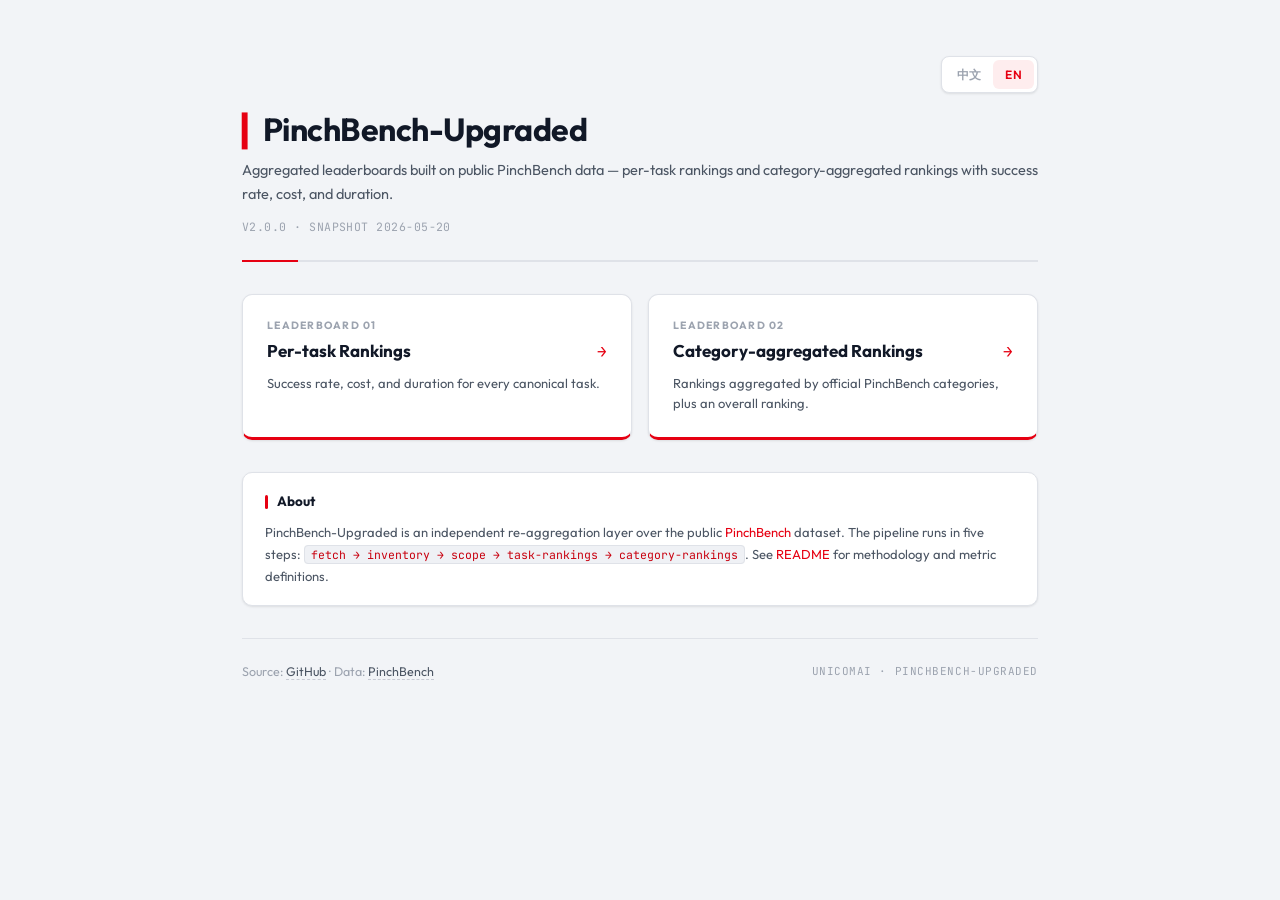
<file: index.html>
<!DOCTYPE html>
<html lang="en">
<head>
  <meta charset="UTF-8">
  <meta name="viewport" content="width=device-width, initial-scale=1">
  <title>PinchBench-Upgraded · Leaderboards</title>
  <link rel="preconnect" href="https://fonts.googleapis.com">
  <link rel="preconnect" href="https://fonts.gstatic.com" crossorigin>
  <link href="https://fonts.googleapis.com/css2?family=Outfit:wght@400;500;600;700&family=JetBrains+Mono:wght@400;500&display=swap" rel="stylesheet">
  <style>
    :root {
      --red:        #E60012;
      --red-hover:  #C8000F;
      --red-light:  rgba(230,0,18,.07);
      --red-border: rgba(230,0,18,.18);

      --bg:         #F2F4F7;
      --surface:    #FFFFFF;
      --surface-2:  #F8F9FB;
      --surface-3:  #EFF1F5;

      --border:     #DFE2E8;
      --border-hi:  #C8CBD4;

      --text-1:     #111827;
      --text-2:     #4B5563;
      --text-3:     #9CA3AF;

      --shadow-sm:  0 1px 3px rgba(0,0,0,.06), 0 1px 2px rgba(0,0,0,.04);
      --shadow-md:  0 4px 12px rgba(0,0,0,.07), 0 2px 4px rgba(0,0,0,.04);

      --font-ui:    'Outfit', "PingFang SC", "Microsoft YaHei", "Noto Sans SC", sans-serif;
      --font-data:  'JetBrains Mono', "Courier New", monospace;

      --r:          10px;
    }

    *, *::before, *::after { box-sizing: border-box; margin: 0; padding: 0; }
    html { scroll-behavior: smooth; }
    body {
      font-family: var(--font-ui);
      background: var(--bg);
      color: var(--text-1);
      line-height: 1.6;
      min-height: 100vh;
      animation: pg-in .4s ease both;
    }
    @keyframes pg-in {
      from { opacity: 0; transform: translateY(12px); }
      to   { opacity: 1; transform: translateY(0); }
    }
    a { color: var(--red); text-decoration: none; }
    a:hover { text-decoration: underline; }

    /* ── Page Shell ─────────────────────────────────────── */
    .page {
      max-width: 860px;
      margin: 0 auto;
      padding: 56px 32px 64px;
    }

    /* ── Top Bar (lang toggle) ──────────────────────────── */
    .topbar {
      display: flex;
      justify-content: flex-end;
      margin-bottom: 18px;
    }
    .lang-toggle {
      display: inline-flex;
      border: 1px solid var(--border);
      border-radius: 8px;
      background: var(--surface);
      padding: 3px;
      box-shadow: var(--shadow-sm);
    }
    .lang-toggle input { display: none; }
    .lang-toggle label {
      padding: 5px 12px;
      font-size: 12px;
      font-weight: 600;
      color: var(--text-3);
      cursor: pointer;
      border-radius: 6px;
      letter-spacing: .03em;
      transition: background .15s, color .15s;
    }
    .lang-toggle label:hover { color: var(--text-1); }
    .lang-toggle input:checked + label {
      background: var(--red-light);
      color: var(--red);
    }

    /* ── Page Header ────────────────────────────────────── */
    .page-header {
      margin-bottom: 32px;
      padding-bottom: 24px;
      border-bottom: 2px solid var(--border);
      position: relative;
    }
    .page-header::after {
      content: '';
      position: absolute;
      bottom: -2px; left: 0;
      width: 56px; height: 2px;
      background: var(--red);
    }
    .page-title {
      font-size: 32px;
      font-weight: 700;
      color: var(--text-1);
      letter-spacing: -.015em;
      line-height: 1.15;
    }
    .page-title .brand-mark {
      font-family: var(--font-data);
      font-size: 28px;
      color: var(--red);
      margin-right: 4px;
    }
    .page-subtitle {
      margin-top: 10px;
      font-size: 14.5px;
      color: var(--text-2);
      line-height: 1.65;
    }
    .page-meta {
      margin-top: 12px;
      font-size: 11.5px;
      color: var(--text-3);
      font-family: var(--font-data);
      letter-spacing: .04em;
      text-transform: uppercase;
    }

    /* ── Cards Grid ─────────────────────────────────────── */
    .grid {
      display: grid;
      grid-template-columns: 1fr 1fr;
      gap: 16px;
      margin-bottom: 32px;
    }
    @media (max-width: 640px) {
      .grid { grid-template-columns: 1fr; }
      .page { padding: 36px 20px 48px; }
      .page-title { font-size: 26px; }
    }
    .card {
      display: block;
      background: var(--surface);
      border: 1px solid var(--border);
      border-radius: var(--r);
      border-bottom: 3px solid var(--red);
      padding: 22px 24px 24px;
      box-shadow: var(--shadow-sm);
      transition: box-shadow .18s, transform .18s, border-color .18s;
      color: inherit;
    }
    .card:hover {
      box-shadow: var(--shadow-md);
      transform: translateY(-2px);
      text-decoration: none;
      border-color: var(--border-hi);
      border-bottom-color: var(--red);
    }
    .card-label {
      font-size: 10.5px;
      font-weight: 700;
      color: var(--text-3);
      text-transform: uppercase;
      letter-spacing: .12em;
    }
    .card-title {
      display: flex;
      align-items: baseline;
      justify-content: space-between;
      gap: 8px;
      margin-top: 6px;
      font-size: 17px;
      font-weight: 700;
      color: var(--text-1);
      line-height: 1.3;
    }
    .card-arrow {
      color: var(--red);
      font-family: var(--font-data);
      font-weight: 500;
      font-size: 16px;
      transition: transform .18s;
    }
    .card:hover .card-arrow { transform: translateX(3px); }
    .card-desc {
      margin-top: 10px;
      font-size: 13px;
      color: var(--text-2);
      line-height: 1.55;
    }

    /* ── Info Panel ─────────────────────────────────────── */
    .panel {
      background: var(--surface);
      border: 1px solid var(--border);
      border-radius: var(--r);
      padding: 18px 22px;
      margin-bottom: 32px;
      box-shadow: var(--shadow-sm);
    }
    .panel-title {
      font-size: 13.5px;
      font-weight: 700;
      color: var(--text-1);
      margin-bottom: 8px;
      display: flex;
      align-items: center;
      gap: 9px;
    }
    .panel-title::before {
      content: '';
      width: 3px; height: 14px;
      background: var(--red);
      border-radius: 2px;
    }
    .panel-body {
      font-size: 13px;
      color: var(--text-2);
      line-height: 1.7;
    }
    .panel-body code {
      font-family: var(--font-data);
      font-size: 11.5px;
      background: var(--surface-3);
      color: var(--red-hover);
      padding: 1px 6px;
      border-radius: 4px;
      border: 1px solid var(--border);
    }

    /* ── Footer ─────────────────────────────────────────── */
    footer {
      padding-top: 22px;
      border-top: 1px solid var(--border);
      font-size: 12.5px;
      color: var(--text-3);
      line-height: 1.7;
      display: flex;
      justify-content: space-between;
      align-items: center;
      flex-wrap: wrap;
      gap: 8px;
    }
    footer a {
      color: var(--text-2);
      border-bottom: 1px dashed var(--border-hi);
      transition: color .15s, border-color .15s;
    }
    footer a:hover {
      color: var(--red);
      border-bottom-color: var(--red);
      text-decoration: none;
    }
    .footer-tag {
      font-family: var(--font-data);
      font-size: 11px;
      letter-spacing: .05em;
      text-transform: uppercase;
      color: var(--text-3);
    }

    /* ── Bilingual content ──────────────────────────────── */
    [data-lang="en"] { display: none; }
    body.lang-en [data-lang="zh"] { display: none; }
    body.lang-en [data-lang="en"] { display: revert; }
  </style>
</head>
<body class="lang-en">
  <div class="page">

    <div class="topbar">
      <div class="lang-toggle" role="radiogroup" aria-label="Language">
        <input type="radio" name="lang" id="lang-zh" value="zh">
        <label for="lang-zh">中文</label>
        <input type="radio" name="lang" id="lang-en" value="en" checked>
        <label for="lang-en">EN</label>
      </div>
    </div>

    <header class="page-header">
      <h1 class="page-title">
        <span class="brand-mark">▍</span>PinchBench-Upgraded
      </h1>
      <p class="page-subtitle">
        <span data-lang="en">Aggregated leaderboards built on public PinchBench data — per-task rankings and category-aggregated rankings with success rate, cost, and duration.</span>
        <span data-lang="zh">基于 PinchBench 公开数据的二次聚合排行榜——逐任务排行 + 大类聚合排行，覆盖成功率、成本与耗时。</span>
      </p>
      <div class="page-meta">v2.0.0 · Snapshot 2026-05-20</div>
    </header>

    <div class="grid">
      <a class="card" href="./pinchbench_data/current-newest2.0.0-20260520/analysis/current_task_rankings/current_selected_task_rankings.html">
        <div class="card-label">
          <span data-lang="en">Leaderboard 01</span>
          <span data-lang="zh">榜单 01</span>
        </div>
        <div class="card-title">
          <span>
            <span data-lang="en">Per-task Rankings</span>
            <span data-lang="zh">逐任务排行榜</span>
          </span>
          <span class="card-arrow">→</span>
        </div>
        <div class="card-desc">
          <span data-lang="en">Success rate, cost, and duration for every canonical task.</span>
          <span data-lang="zh">每个 canonical 任务的成功率、成本与耗时。</span>
        </div>
      </a>

      <a class="card" href="./pinchbench_data/current-newest2.0.0-20260520/analysis/current_category_rankings/current_selected_category_rankings.html">
        <div class="card-label">
          <span data-lang="en">Leaderboard 02</span>
          <span data-lang="zh">榜单 02</span>
        </div>
        <div class="card-title">
          <span>
            <span data-lang="en">Category-aggregated Rankings</span>
            <span data-lang="zh">大类聚合排行榜</span>
          </span>
          <span class="card-arrow">→</span>
        </div>
        <div class="card-desc">
          <span data-lang="en">Rankings aggregated by official PinchBench categories, plus an overall ranking.</span>
          <span data-lang="zh">按 PinchBench 官方大类聚合 + 总排行榜。</span>
        </div>
      </a>
    </div>

    <div class="panel">
      <div class="panel-title">
        <span data-lang="en">About</span>
        <span data-lang="zh">项目说明</span>
      </div>
      <div class="panel-body">
        <span data-lang="en">PinchBench-Upgraded is an independent re-aggregation layer over the public <a href="https://pinchbench.com/" target="_blank" rel="noopener">PinchBench</a> dataset. The pipeline runs in five steps: <code>fetch → inventory → scope → task-rankings → category-rankings</code>. See <a href="https://github.com/UnicomAI/pinchbench-upgraded" target="_blank" rel="noopener">README</a> for methodology and metric definitions.</span>
        <span data-lang="zh">PinchBench-Upgraded 在 <a href="https://pinchbench.com/" target="_blank" rel="noopener">PinchBench</a> 公开数据之上做二次聚合，流水线分五步：<code>fetch → inventory → scope → task-rankings → category-rankings</code>。指标口径与方法论详见 <a href="https://github.com/UnicomAI/pinchbench-upgraded" target="_blank" rel="noopener">README</a>。</span>
      </div>
    </div>

    <footer>
      <div>
        <span data-lang="en">Source: <a href="https://github.com/UnicomAI/pinchbench-upgraded" target="_blank" rel="noopener">GitHub</a> · Data: <a href="https://pinchbench.com/" target="_blank" rel="noopener">PinchBench</a></span>
        <span data-lang="zh">项目源码：<a href="https://github.com/UnicomAI/pinchbench-upgraded" target="_blank" rel="noopener">GitHub</a> · 数据来源：<a href="https://pinchbench.com/" target="_blank" rel="noopener">PinchBench</a></span>
      </div>
      <div class="footer-tag">UnicomAI · PinchBench-Upgraded</div>
    </footer>

  </div>

  <script>
    (() => {
      const apply = () => {
        const v = document.querySelector('input[name=lang]:checked')?.value || 'en';
        document.body.classList.toggle('lang-en', v === 'en');
        document.documentElement.lang = v === 'en' ? 'en' : 'zh-CN';
      };
      document.querySelectorAll('input[name=lang]').forEach(r => r.addEventListener('change', apply));
      apply();
    })();
  </script>
</body>
</html>
</file>
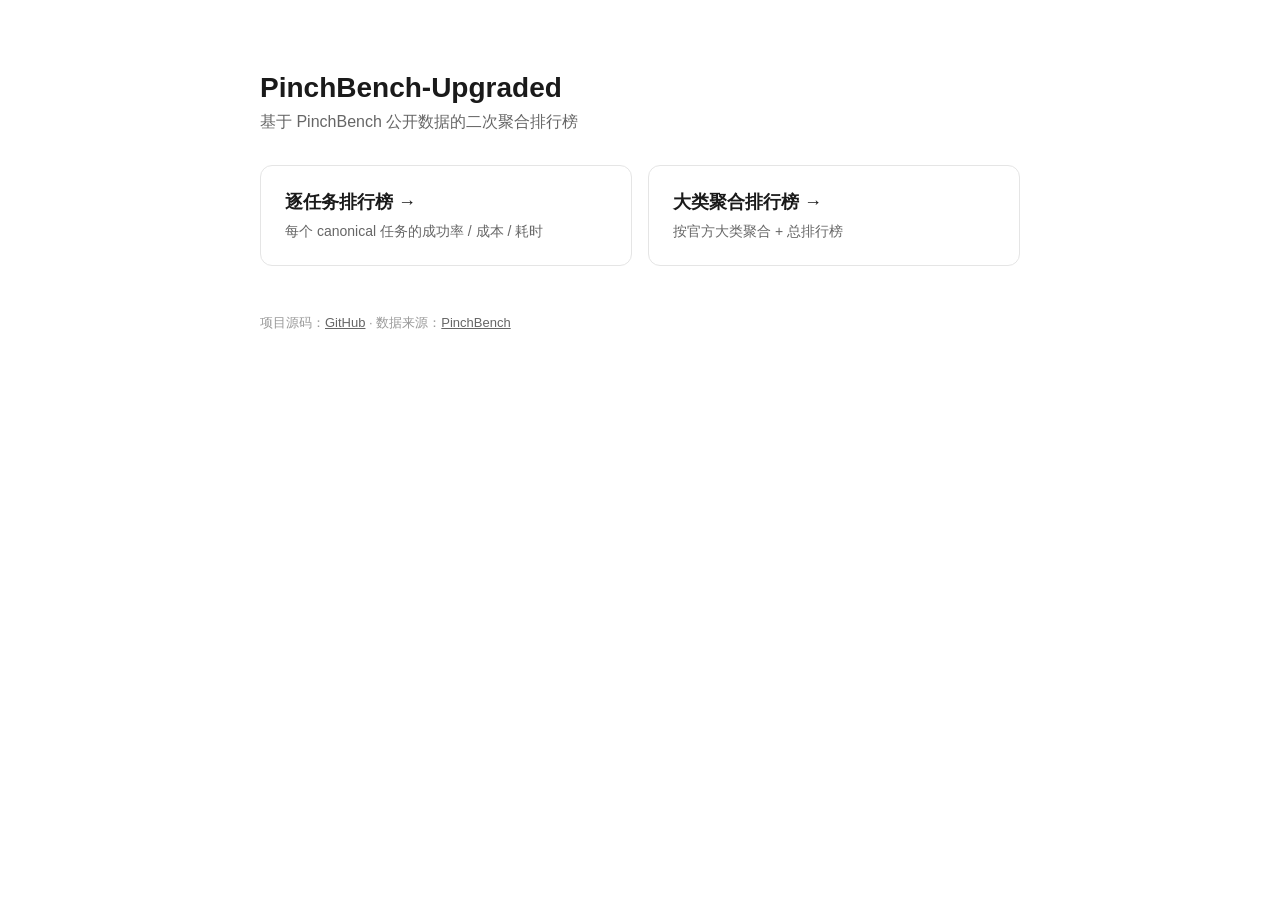
<file: ranking.html>
<!DOCTYPE html>
<html lang="zh-CN">
<head>
  <meta charset="UTF-8">
  <title>PinchBench-Upgraded · 排行榜</title>
  <style>
    body { font-family: -apple-system, "PingFang SC", "Microsoft YaHei", sans-serif;
           max-width: 760px; margin: 8vh auto; padding: 0 24px; color: #1a1a1a; }
    h1 { font-size: 28px; margin-bottom: 8px; }
    p.sub { color: #666; margin-top: 0; }
    .grid { display: grid; grid-template-columns: 1fr 1fr; gap: 16px; margin-top: 32px; }
    @media (max-width: 600px) { .grid { grid-template-columns: 1fr; } }
    a.card { display: block; padding: 24px; border: 1px solid #e5e5e5; border-radius: 12px;
             text-decoration: none; color: inherit; transition: all .15s; }
    a.card:hover { border-color: #1a1a1a; transform: translateY(-2px); }
    a.card h2 { margin: 0 0 8px; font-size: 18px; }
    a.card span { color: #666; font-size: 14px; }
    footer { margin-top: 48px; font-size: 13px; color: #999; }
    footer a { color: #666; }
  </style>
</head>
<body>
  <h1>PinchBench-Upgraded</h1>
  <p class="sub">基于 PinchBench 公开数据的二次聚合排行榜</p>

  <div class="grid">
    <a class="card" href="./pinchbench_data/current-newest2.0.0-20260520/analysis/current_task_rankings/current_selected_task_rankings.html">
      <h2>逐任务排行榜 →</h2>
      <span>每个 canonical 任务的成功率 / 成本 / 耗时</span>
    </a>
    <a class="card" href="./pinchbench_data/current-newest2.0.0-20260520/analysis/current_task_rankings/current_selected_category_rankings.html">
      <h2>大类聚合排行榜 →</h2>
      <span>按官方大类聚合 + 总排行榜</span>
    </a>
  </div>

  <footer>
    项目源码：<a href="https://github.com/UnicomAI/pinchbench-upgraded">GitHub</a> · 数据来源：<a href="https://pinchbench.com/">PinchBench</a>
  </footer>
</body>
</html>
</file>
